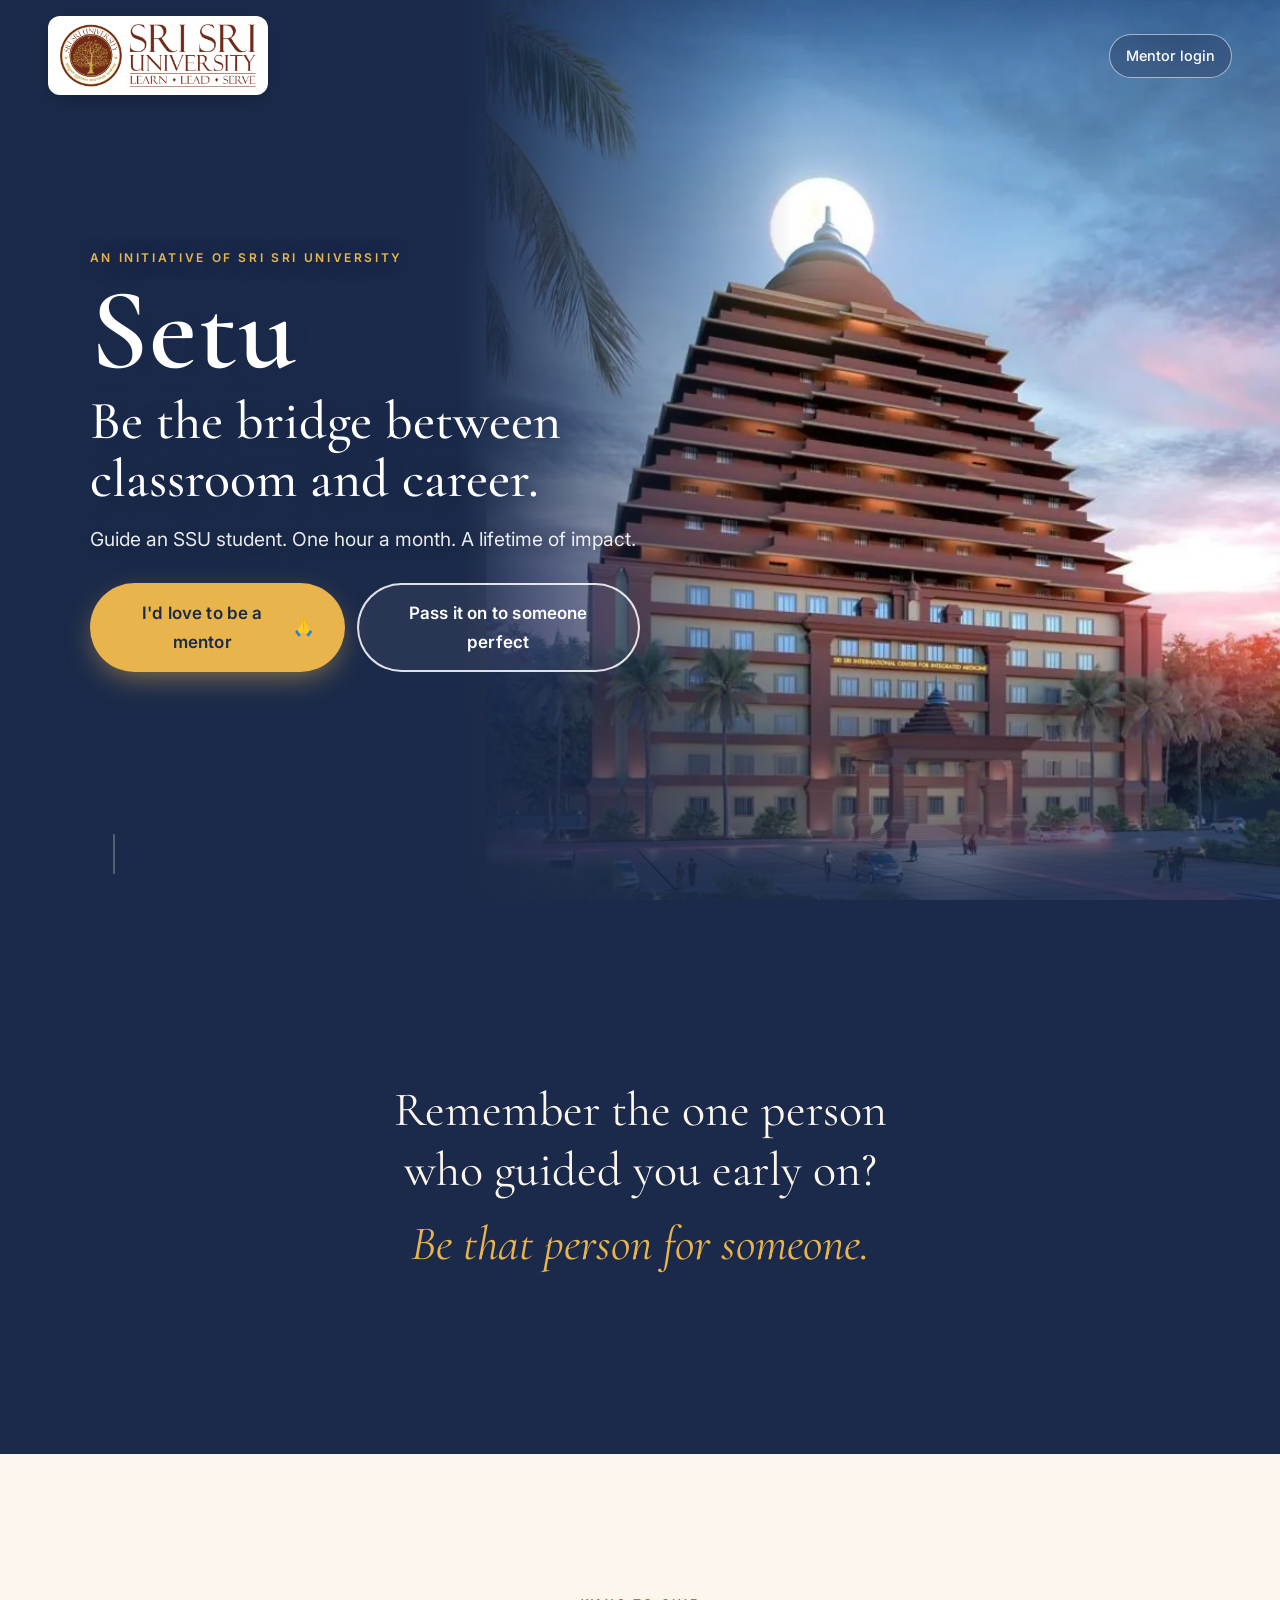
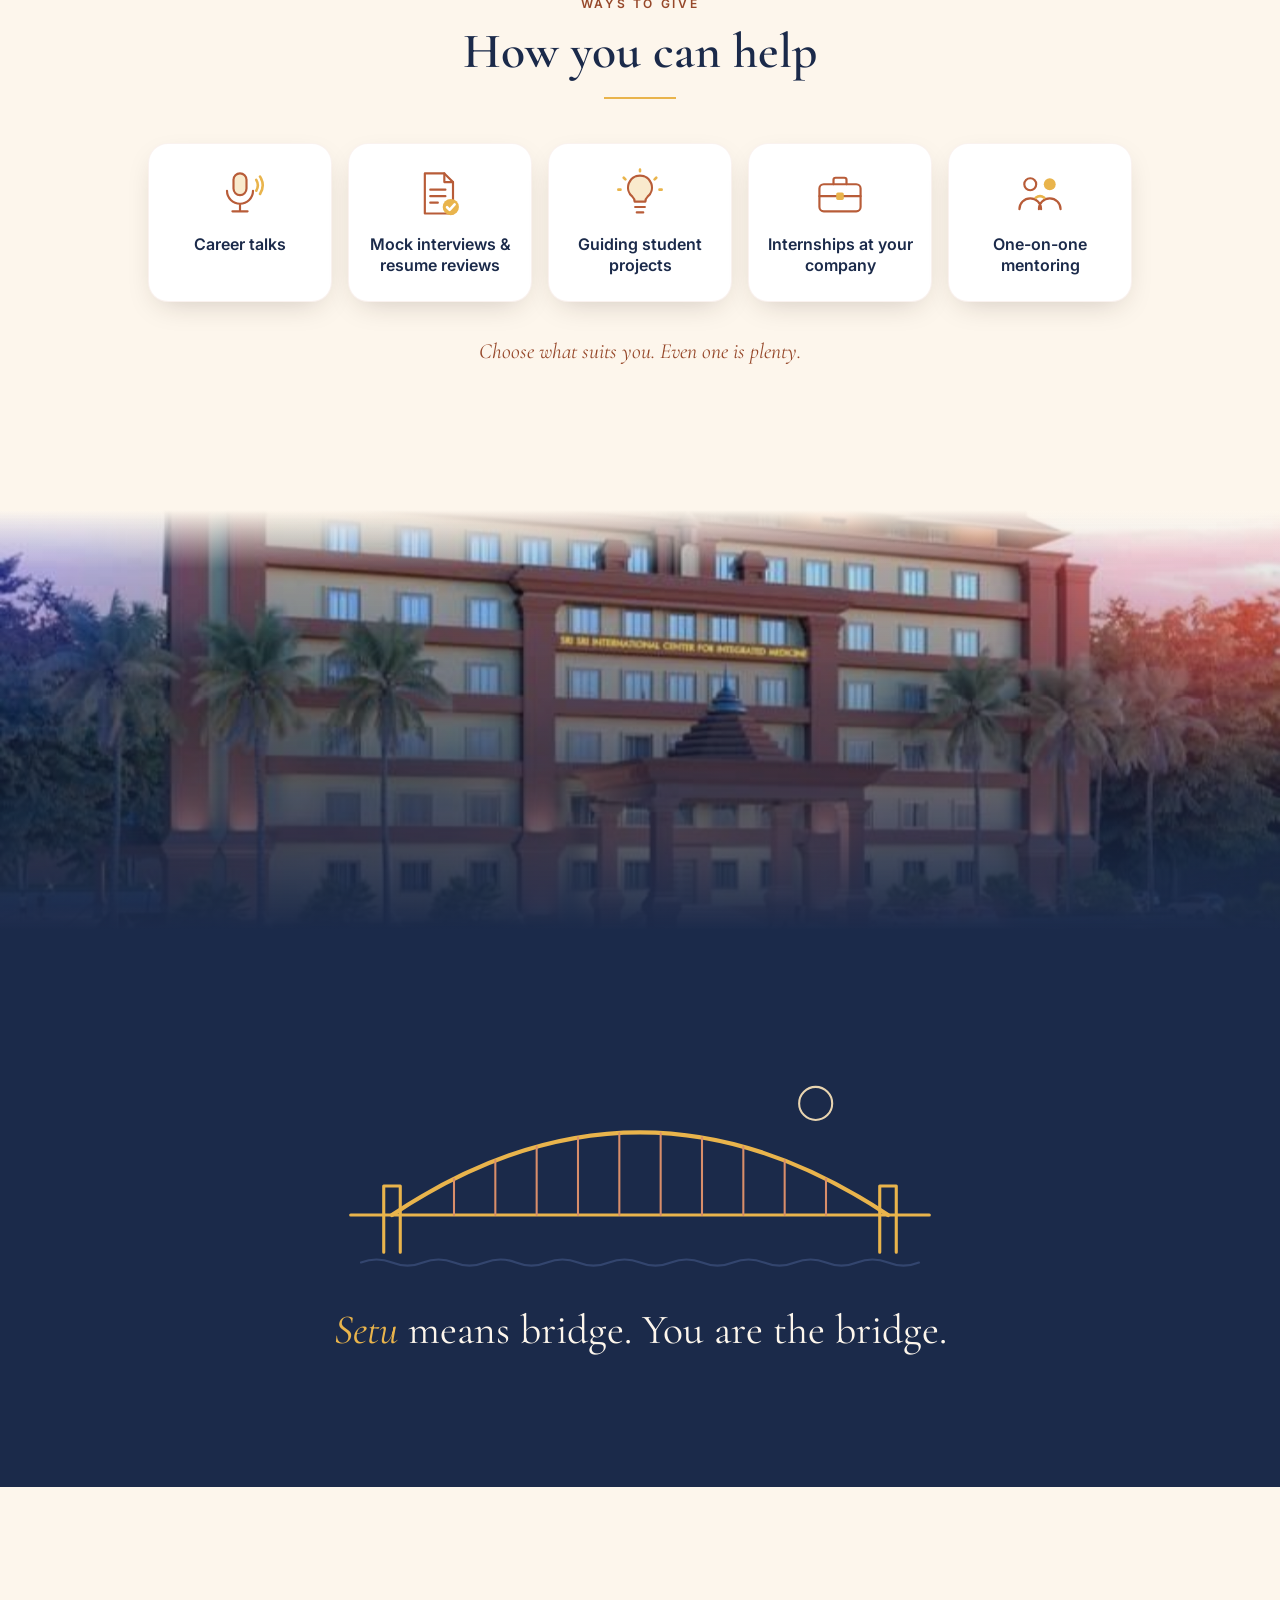
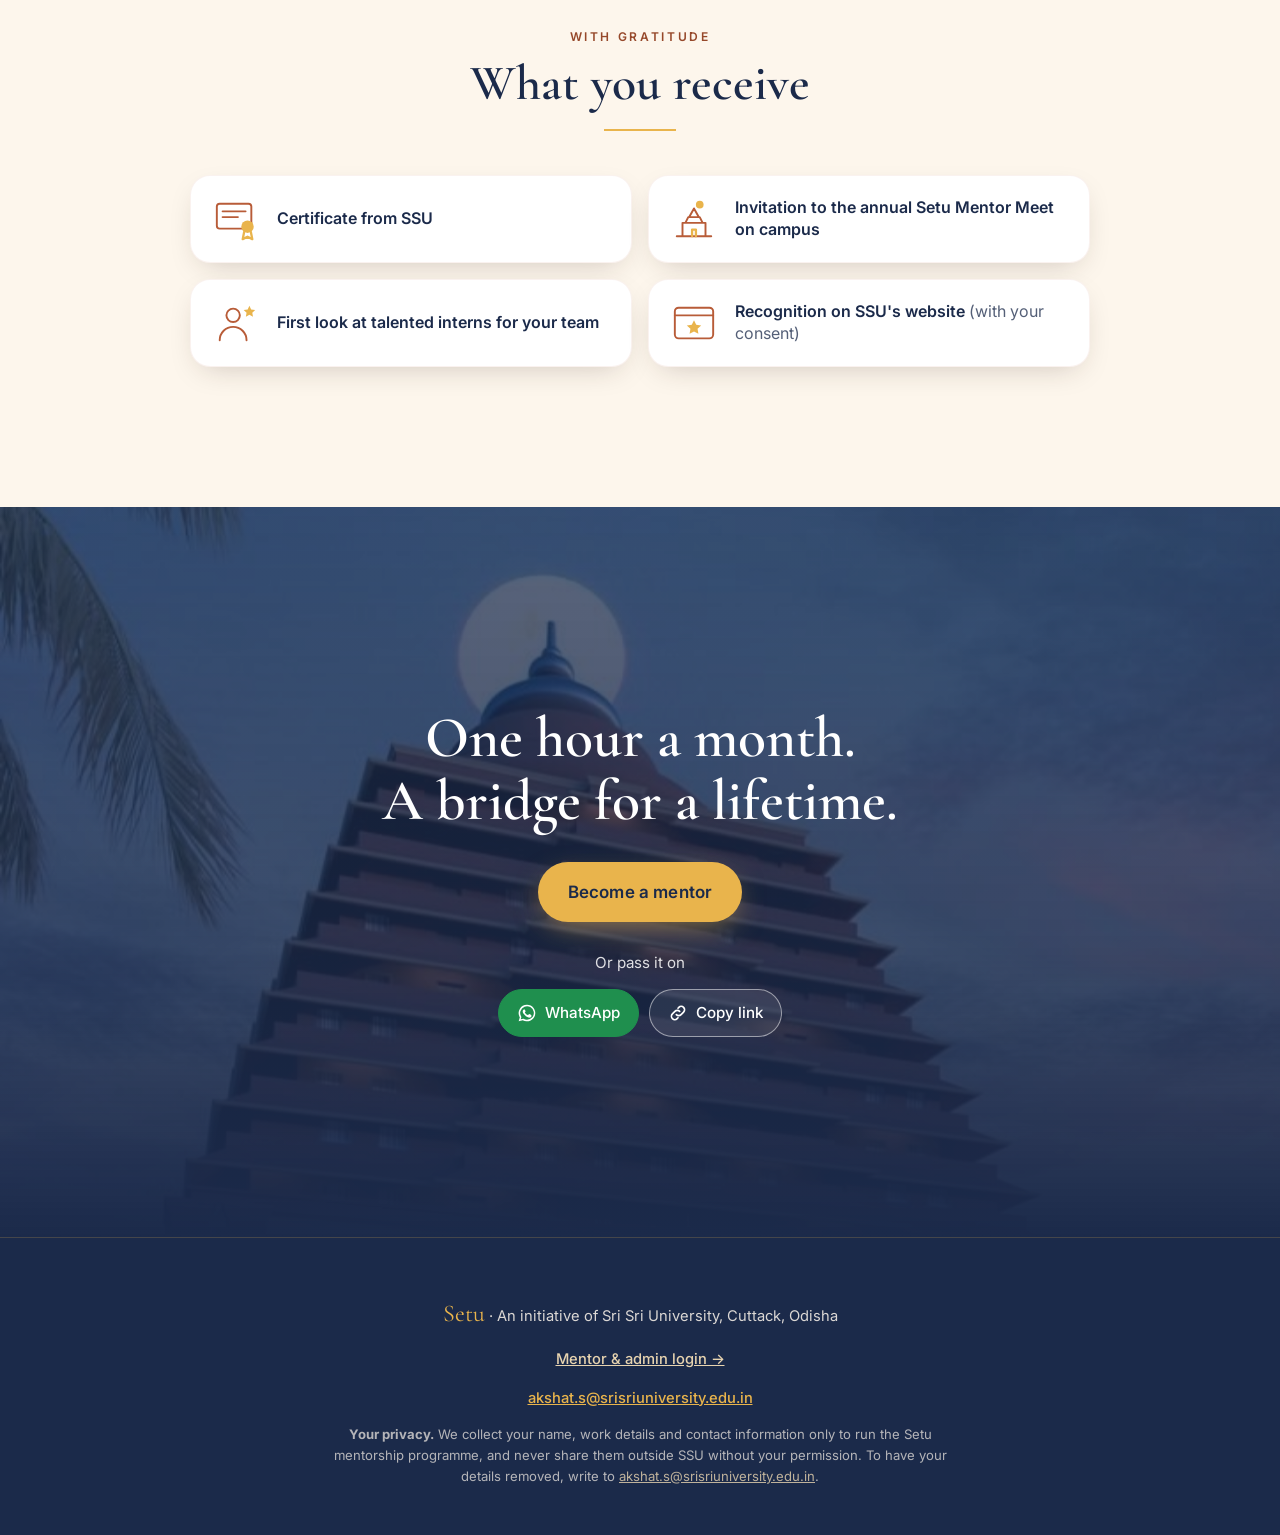
<file: index.html>
<!doctype html>
<html lang="en-IN">
<head>
  <meta charset="utf-8">
  <meta name="viewport" content="width=device-width, initial-scale=1, viewport-fit=cover">
  <title>Setu — Be the bridge between classroom and career</title>
  <meta name="description" content="Setu is Sri Sri University's industry mentorship initiative. Guide an SSU student — about one hour a month.">
  <meta name="theme-color" content="#1B2A4A">

  <!-- ============ Link previews (WhatsApp, LinkedIn, X/Twitter) ============
       Live site address. If the address changes, update it in the 3 tags below
       (and PAGE_URL in app.js) so WhatsApp can find the preview image. -->
  <meta property="og:type" content="website">
  <meta property="og:site_name" content="Setu · Sri Sri University">
  <meta property="og:title" content="Setu — Be the bridge between classroom and career">
  <meta property="og:description" content="Guide an SSU student. One hour a month. A lifetime of impact.">
  <meta property="og:url" content="https://setu-omega-nine.vercel.app/">
  <meta property="og:image" content="https://setu-omega-nine.vercel.app/assets/og-image.jpg">
  <meta property="og:image:width" content="1200">
  <meta property="og:image:height" content="630">
  <meta property="og:image:alt" content="Sri Sri University's stepped building at dusk with a full moon, and the words: Setu — Be the bridge between classroom and career.">
  <meta name="twitter:card" content="summary_large_image">
  <meta name="twitter:title" content="Setu — Be the bridge between classroom and career">
  <meta name="twitter:description" content="Guide an SSU student. One hour a month. A lifetime of impact.">
  <meta name="twitter:image" content="https://setu-omega-nine.vercel.app/assets/og-image.jpg">

  <link rel="icon" href="assets/favicon.svg" type="image/svg+xml">
  <link rel="apple-touch-icon" href="assets/og-image.jpg">

  <!-- Fonts: Cormorant Garamond (headings) + Inter (body) -->
  <link rel="preconnect" href="https://fonts.googleapis.com">
  <link rel="preconnect" href="https://fonts.gstatic.com" crossorigin>
  <link rel="stylesheet" href="https://fonts.googleapis.com/css2?family=Cormorant+Garamond:ital,wght@0,500;0,600;1,500&family=Inter:wght@400;500;600&display=swap">

  <!-- Start downloading the hero photo immediately -->
  <link rel="preload" as="image" href="assets/ssu-building.webp" type="image/webp">

  <link rel="stylesheet" href="style.css">
  <script>document.documentElement.classList.add('js');</script>
  <script src="config.js" defer></script>
  <script src="app.js" defer></script>
</head>
<body>

<a class="skip-link" href="#why">Skip to content</a>

<!-- =====================================================================
     HERO — the SSU building at dusk
     ===================================================================== -->
<header class="hero" id="top">
  <div class="hero__media" data-parallax="hero">
    <picture>
      <source srcset="assets/ssu-building.webp" type="image/webp">
      <img class="hero__img" src="assets/ssu-building.jpg" width="724" height="1024"
           alt="Sri Sri University's stepped, pyramid-shaped building at dusk, a full moon rising behind its dome, lit palms around a glowing forecourt"
           fetchpriority="high" decoding="async">
    </picture>
    <div class="hero__moon-glow" aria-hidden="true"></div>
  </div>
  <div class="hero__scrim" aria-hidden="true"></div>

  <div class="hero__top">
    <img class="logo" src="assets/ssu-logo.png" width="640" height="206" alt="Sri Sri University">
    <a class="login-link" href="portal.html">Mentor login</a>
  </div>

  <div class="hero__content">
    <p class="eyebrow">An initiative of Sri Sri University</p>
    <h1 class="hero__title words">Setu</h1>
    <p class="hero__sub words">Be the bridge between classroom and career.</p>
    <p class="hero__line fade-late">Guide an SSU student. One hour a month. A lifetime of&nbsp;impact.</p>

    <div class="hero__actions fade-late">
      <button type="button" class="btn btn--gold btn--glow" data-open-form>I'd love to be a mentor <span aria-hidden="true">🙏</span></button>
      <button type="button" class="btn btn--ghost" data-open-share>Pass it on to someone perfect</button>
    </div>

    <!-- Live counter: stays hidden unless the Google Sheet reports 10 or more mentors -->
    <p class="counter" id="counter" hidden>
      <span aria-hidden="true">✨</span> <strong class="counter__num" id="counterNum">0</strong> mentors have joined Setu
    </p>
  </div>

  <a class="scroll-cue" href="#why" aria-label="Scroll down to learn more">
    <span class="scroll-cue__line" aria-hidden="true"></span>
  </a>
</header>

<main>

  <!-- ============ WHY YOU ============ -->
  <section class="why section--dark" id="why" tabindex="-1">
    <p class="why__quote reveal">Remember the one person who guided you early on? <em>Be that person for someone.</em></p>
  </section>

  <!-- ============ HOW YOU CAN HELP ============ -->
  <section class="help section--cream" aria-labelledby="help-title">
    <div class="wrap">
      <p class="label reveal">Ways to give</p>
      <h2 class="heading rule reveal" id="help-title">How you can help</h2>

      <ul class="cards cards--help" data-stagger>
        <li class="card reveal">
          <svg class="icon" viewBox="0 0 48 48" aria-hidden="true">
            <rect x="18" y="5" width="12" height="20" rx="6" class="i-fill"/>
            <rect x="18" y="5" width="12" height="20" rx="6"/>
            <path d="M12 21a12 12 0 0 0 24 0M24 33v7M17 40h14"/>
            <path d="M39 11q3 5 0 10M42.5 8q5 8 0 16" class="i-gold"/>
          </svg>
          <h3>Career talks</h3>
        </li>
        <li class="card reveal">
          <svg class="icon" viewBox="0 0 48 48" aria-hidden="true">
            <path d="M10 5h18l8 8v29H10z"/>
            <path d="M28 5v8h8M15 20h14M15 26h14M15 32h7"/>
            <circle cx="34" cy="36" r="7.5" class="i-fill-solid"/>
            <path d="M30.5 36.2l2.4 2.4 4.6-5" class="i-cream"/>
          </svg>
          <h3>Mock interviews &amp; resume reviews</h3>
        </li>
        <li class="card reveal">
          <svg class="icon" viewBox="0 0 48 48" aria-hidden="true">
            <path d="M24 7a11 11 0 0 1 7 19.5c-1.6 1.4-2 2.6-2 4.5H19c0-1.9-.4-3.1-2-4.5A11 11 0 0 1 24 7z" class="i-fill"/>
            <path d="M24 7a11 11 0 0 1 7 19.5c-1.6 1.4-2 2.6-2 4.5H19c0-1.9-.4-3.1-2-4.5A11 11 0 0 1 24 7z"/>
            <path d="M19.5 36h9M21 41h6"/>
            <path d="M24 1.5v1.5M9 9l1.5 1.5M39 9l-1.5 1.5M4 20h2M42 20h2" class="i-gold"/>
          </svg>
          <h3>Guiding student projects</h3>
        </li>
        <li class="card reveal">
          <svg class="icon" viewBox="0 0 48 48" aria-hidden="true">
            <rect x="5" y="15" width="38" height="25" rx="4"/>
            <path d="M18 15v-4a2 2 0 0 1 2-2h8a2 2 0 0 1 2 2v4M5 26h38"/>
            <rect x="20.5" y="22.5" width="7" height="7" rx="1.5" class="i-fill-solid"/>
          </svg>
          <h3>Internships at your company</h3>
        </li>
        <li class="card reveal">
          <svg class="icon" viewBox="0 0 48 48" aria-hidden="true">
            <circle cx="15" cy="15" r="5.5"/>
            <circle cx="33" cy="15" r="5.5" class="i-fill-solid"/>
            <path d="M5 38a10 10 0 0 1 20 0M23 38a10 10 0 0 1 20 0"/>
            <path d="M20 27.5q4-3 8 0" class="i-gold"/>
          </svg>
          <h3>One-on-one mentoring</h3>
        </li>
      </ul>

      <p class="caption reveal">Choose what suits you. Even one is plenty.</p>
    </div>
  </section>

  <!-- ============ PHOTO DIVIDER (the building recurs) ============ -->
  <div class="band band--divider" aria-hidden="true">
    <img class="band__img" data-parallax="band" src="assets/ssu-building.jpg" alt="" loading="lazy" decoding="async" width="724" height="1024">
  </div>

  <!-- ============ BRIDGE MOTIF ============ -->
  <section class="bridge section--dark" aria-labelledby="bridge-line">
    <svg class="bridge__svg" viewBox="0 0 600 210" role="img" aria-label="A hand-drawn bridge arching over water">
      <circle class="draw draw--moon" cx="470" cy="42" r="16" pathLength="1"/>
      <path class="draw" pathLength="1" d="M20 150H580"/>
      <path class="draw draw--arch" pathLength="1" d="M60 150Q300-10 540 150"/>
      <path class="draw draw--thin" pathLength="1"
            d="M120 150V115M160 150V97M200 150V84M240 150V75M280 150V71M320 150V71M360 150V75M400 150V84M440 150V97M480 150V115"/>
      <path class="draw" pathLength="1" d="M52 186V122h16v64M532 186V122h16v64"/>
      <path class="draw draw--water" pathLength="1" d="M30 196q15-6 30 0t30 0 30 0 30 0 30 0 30 0 30 0 30 0 30 0 30 0 30 0 30 0 30 0 30 0 30 0 30 0 30 0 30 0"/>
    </svg>
    <p class="bridge__line reveal" id="bridge-line"><em>Setu</em> means bridge. You are the bridge.</p>
  </section>

  <!-- ============ WHAT YOU RECEIVE ============ -->
  <section class="receive section--cream" aria-labelledby="receive-title">
    <div class="wrap">
      <p class="label reveal">With gratitude</p>
      <h2 class="heading rule reveal" id="receive-title">What you receive</h2>

      <ul class="cards cards--receive" data-stagger>
        <li class="card card--row reveal">
          <svg class="icon" viewBox="0 0 48 48" aria-hidden="true">
            <rect x="4" y="8" width="36" height="26" rx="3"/>
            <path d="M10 16h24M10 22h16"/>
            <circle cx="36" cy="32" r="6.5" class="i-fill-solid"/>
            <path d="M32.5 37.5L31 45l5-2.5 5 2.5-1.5-7.5" class="i-gold"/>
          </svg>
          <h3>Certificate from SSU</h3>
        </li>
        <li class="card card--row reveal">
          <svg class="icon" viewBox="0 0 48 48" aria-hidden="true">
            <circle cx="30" cy="9" r="4" class="i-fill-solid"/>
            <path d="M6 42h36M12 42V28h24v14M15 28l3-6h12l3 6M19 22l5-9 5 9"/>
            <path d="M22 42v-7h4v7" class="i-gold"/>
          </svg>
          <h3>Invitation to the annual Setu Mentor Meet on campus</h3>
        </li>
        <li class="card card--row reveal">
          <svg class="icon" viewBox="0 0 48 48" aria-hidden="true">
            <circle cx="21" cy="16" r="7"/>
            <path d="M7 42a14 14 0 0 1 28 0"/>
            <path d="M38 6l1.8 3.8 4.2.6-3 2.9.7 4.1-3.7-2-3.7 2 .7-4.1-3-2.9 4.2-.6z" class="i-fill-solid"/>
          </svg>
          <h3>First look at talented interns for your team</h3>
        </li>
        <li class="card card--row reveal">
          <svg class="icon" viewBox="0 0 48 48" aria-hidden="true">
            <rect x="4" y="8" width="40" height="32" rx="4"/>
            <path d="M4 16h40"/>
            <path d="M24 21l2.3 4.7 5.2.8-3.8 3.6.9 5.1-4.6-2.4-4.6 2.4.9-5.1-3.8-3.6 5.2-.8z" class="i-fill-solid"/>
          </svg>
          <h3>Recognition on SSU's website <span class="muted">(with your consent)</span></h3>
        </li>
      </ul>
    </div>
  </section>

  <!-- ============ CLOSING CALL TO ACTION ============ -->
  <section class="band band--cta" aria-labelledby="cta-title">
    <img class="band__img" data-parallax="band" src="assets/ssu-building.jpg" alt="" loading="lazy" decoding="async" width="724" height="1024">
    <div class="band__inner">
      <h2 class="cta__title reveal" id="cta-title">One hour a month.<br>A bridge for a lifetime.</h2>
      <button type="button" class="btn btn--gold btn--glow reveal" data-open-form>Become a mentor</button>
      <div class="share-row reveal" data-share-row>
        <p class="share-row__label">Or pass it on</p>
        <!-- buttons are filled in by app.js (see renderShareRows) -->
      </div>
    </div>
  </section>
</main>

<!-- ============ FOOTER ============ -->
<footer class="footer">
  <div class="wrap">
    <p class="footer__brand"><span class="serif">Setu</span> · An initiative of Sri Sri University, Cuttack, Odisha</p>
    <p><a class="footer__portal" href="portal.html">Mentor &amp; admin login →</a></p>
    <p><a class="footer__mail" data-contact-email href="mailto:setu@srisriuniversity.edu.in">setu@srisriuniversity.edu.in</a></p>
    <p class="footer__privacy">
      <strong>Your privacy.</strong> We collect your name, work details and contact information only to run the Setu mentorship programme, and never share them outside SSU without your permission.
      To have your details removed, write to <a data-contact-email href="mailto:setu@srisriuniversity.edu.in">setu@srisriuniversity.edu.in</a>.
    </p>
  </div>
</footer>

<!-- =====================================================================
     SHARE SHEET (opened by "Pass it on to someone perfect")
     ===================================================================== -->
<div class="sheet" id="shareSheet" role="dialog" aria-modal="true" aria-labelledby="shareSheetTitle" hidden>
  <div class="sheet__backdrop" data-close-sheet></div>
  <div class="sheet__panel">
    <button type="button" class="icon-btn sheet__close" data-close-sheet aria-label="Close">
      <svg viewBox="0 0 24 24" aria-hidden="true"><path d="M6 6l12 12M18 6L6 18"/></svg>
    </button>
    <h2 class="sheet__title" id="shareSheetTitle">Know someone perfect?</h2>
    <p class="sheet__text">Send them the invitation — they'll fill it in themselves.</p>
    <div class="share-row" data-share-row></div>
  </div>
</div>

<!-- =====================================================================
     THE FORM — full-screen overlay, one question per screen.
     The questions themselves live in app.js (QUESTIONS) so wording is easy to change.
     ===================================================================== -->
<div class="form-overlay" id="formOverlay" role="dialog" aria-modal="true" aria-labelledby="formTitle" hidden>
  <div class="form-overlay__bg" aria-hidden="true"></div>

  <div class="form-top">
    <div class="progress" aria-hidden="true"><div class="progress__bar" id="progressBar"></div></div>
    <div class="form-top__row">
      <p class="form-top__milestone" id="milestone"></p>
      <button type="button" class="icon-btn icon-btn--light" id="closeForm" aria-label="Close the form (your answers are saved)">
        <svg viewBox="0 0 24 24" aria-hidden="true"><path d="M6 6l12 12M18 6L6 18"/></svg>
      </button>
    </div>
  </div>

  <h2 class="visually-hidden" id="formTitle">Become a Setu mentor</h2>
  <p class="visually-hidden" aria-live="polite" id="stepAnnouncer"></p>

  <form class="form" id="mentorForm" novalidate>
    <!-- Honeypot: invisible to people, bots fill it in. Leave empty. -->
    <div class="hp" aria-hidden="true">
      <label for="website">Website</label>
      <input type="text" id="website" name="website" tabindex="-1" autocomplete="off">
    </div>

    <div class="steps" id="steps"><!-- filled by app.js --></div>

    <div class="form-nav" id="formNav">
      <button type="button" class="btn btn--text" id="backBtn">← Back</button>
      <button type="button" class="btn btn--gold" id="nextBtn">Next →</button>
    </div>
    <p class="form-hint" id="enterHint">press <kbd>Enter ↵</kbd></p>
  </form>

  <!-- Thank-you screen -->
  <section class="thanks" id="thanks" hidden aria-labelledby="thanksTitle" tabindex="-1">
    <canvas class="confetti" id="confetti" aria-hidden="true"></canvas>
    <div class="thanks__inner">
      <svg class="thanks__bridge" viewBox="0 0 120 50" aria-hidden="true">
        <path d="M6 40Q60 0 114 40M2 40h116M30 40V24M60 40V19M90 40V24"/>
      </svg>
      <h2 class="thanks__title" id="thanksTitle">Welcome to the Setu family, <span data-first-name>friend</span>! <span aria-hidden="true">🙏</span></h2>
      <p class="thanks__text">You've just become someone's bridge. Our team will reach out soon.</p>
      <p class="demo-note" id="demoNote" hidden>Demo mode: <code>SCRIPT_URL</code> isn't set in app.js yet, so this answer was <strong>not</strong> saved to the Google Sheet.</p>

      <figure class="badge">
        <img id="badgeImg" alt="Your Setu Mentor badge" width="1080" height="1080">
        <figcaption class="visually-hidden">A square badge with the SSU building at dusk, a gold bridge and your name.</figcaption>
      </figure>
      <div class="badge__actions">
        <a class="btn btn--gold" id="downloadBadge" download="setu-mentor-badge.png" href="#">Download badge</a>
        <button type="button" class="btn btn--ghost" id="shareBadge">Share</button>
      </div>

      <div class="thanks__share">
        <p class="share-row__label">Know another professional who'd love this?</p>
        <div class="share-row" data-share-row></div>
      </div>
      <button type="button" class="btn btn--text btn--text-light" data-close-form>Back to the page</button>
    </div>
  </section>
</div>

<!-- Small "Copied! ✓" style notices -->
<div class="toast" id="toast" role="status" aria-live="polite"></div>

<noscript>
  <p class="noscript">Please enable JavaScript to fill in the Setu mentor form.</p>
</noscript>
</body>
</html>
</file>
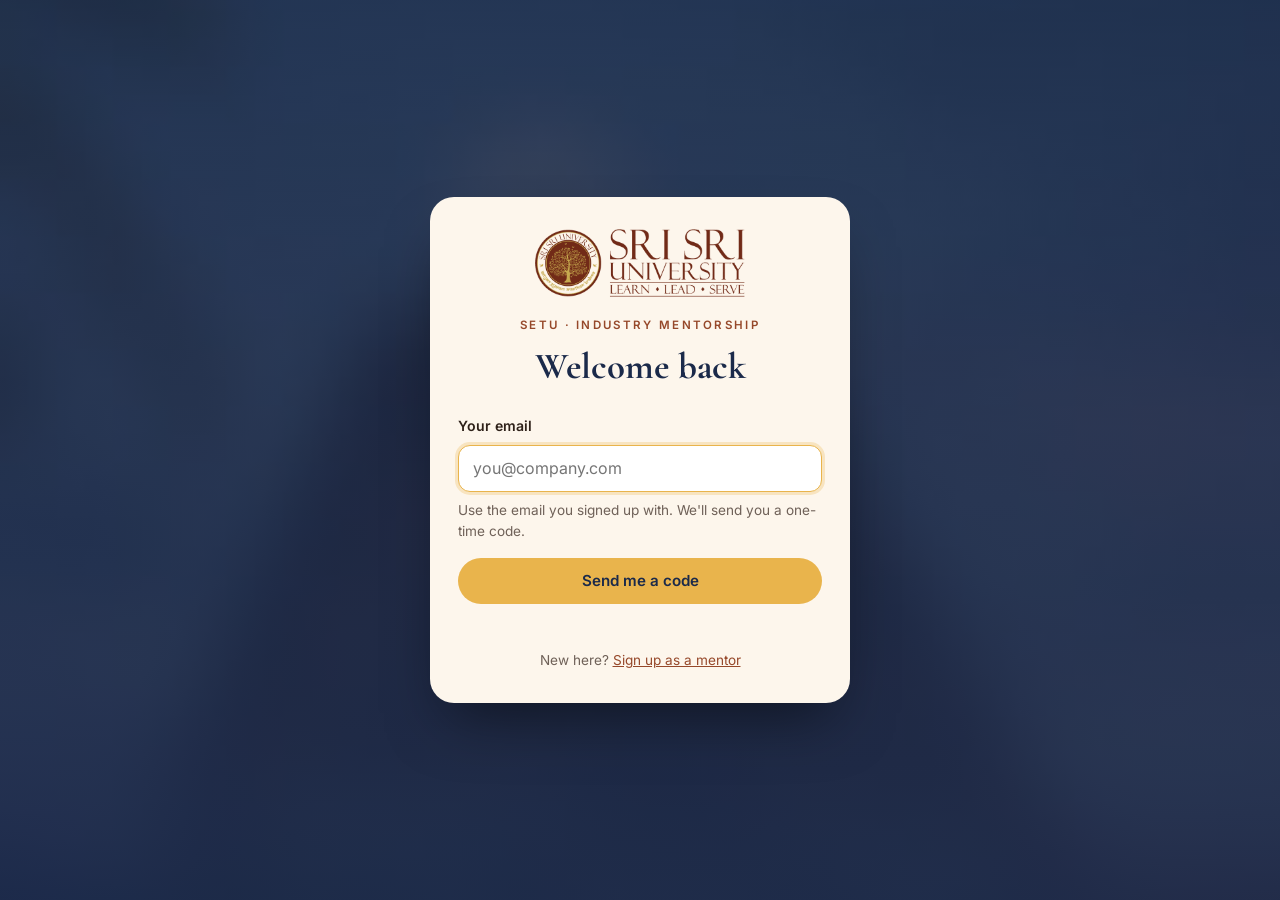
<file: portal.html>
<!doctype html>
<html lang="en-IN">
<head>
  <meta charset="utf-8">
  <meta name="viewport" content="width=device-width, initial-scale=1, viewport-fit=cover">
  <title>Setu Portal · Sri Sri University</title>
  <meta name="description" content="Setu mentor and admin dashboard — Sri Sri University industry mentorship.">
  <meta name="robots" content="noindex">
  <meta name="theme-color" content="#1B2A4A">
  <link rel="icon" href="assets/favicon.svg" type="image/svg+xml">
  <link rel="preconnect" href="https://fonts.googleapis.com">
  <link rel="preconnect" href="https://fonts.gstatic.com" crossorigin>
  <link rel="stylesheet" href="https://fonts.googleapis.com/css2?family=Cormorant+Garamond:ital,wght@0,500;0,600;1,500&family=Inter:wght@400;500;600&display=swap">
  <link rel="stylesheet" href="portal.css">
  <script src="config.js" defer></script>
  <script src="portal.js" defer></script>
</head>
<body>

<!-- =====================================================================
     SIGN IN — email → 6-digit code (no passwords)
     ===================================================================== -->
<section class="login" id="login" hidden>
  <div class="login__card">
    <img class="login__logo" src="assets/ssu-logo.png" width="640" height="206" alt="Sri Sri University">
    <p class="eyebrow">Setu · Industry mentorship</p>
    <h1 class="login__title">Welcome back</h1>

    <form id="emailForm" class="login__form" novalidate>
      <label class="field__label" for="loginEmail">Your email</label>
      <input class="input" id="loginEmail" type="email" autocomplete="email" inputmode="email" placeholder="you@company.com" required>
      <p class="login__hint">Use the email you signed up with. We'll send you a one-time code.</p>
      <button class="btn btn--gold btn--block" type="submit">Send me a code</button>
    </form>

    <form id="codeForm" class="login__form" novalidate hidden>
      <label class="field__label" for="loginCode">6-digit code</label>
      <input class="input input--code" id="loginCode" type="text" inputmode="numeric" autocomplete="one-time-code" maxlength="6" placeholder="••••••" required>
      <p class="login__hint" id="codeHint"></p>
      <button class="btn btn--gold btn--block" type="submit">Sign in</button>
      <div class="login__row">
        <button class="linkbtn" type="button" id="changeEmail">Use a different email</button>
        <button class="linkbtn" type="button" id="resendCode">Resend code</button>
      </div>
    </form>

    <p class="login__msg" id="loginMsg" role="alert"></p>
    <p class="login__foot">New here? <a href="./">Sign up as a mentor</a></p>
  </div>
</section>

<!-- =====================================================================
     THE APP — top bar, navigation, and the current view
     ===================================================================== -->
<div class="shell" id="shell" hidden>
  <header class="topbar">
    <a class="topbar__brand" href="#/" aria-label="Setu portal home">
      <img src="assets/ssu-logo.png" width="640" height="206" alt="Sri Sri University" class="topbar__logo">
      <span class="topbar__name">Setu <span>Portal</span></span>
    </a>
    <div class="topbar__right">
      <div class="switch" id="modeSwitch" hidden role="group" aria-label="Dashboard">
        <a href="#/home" data-mode="mentor">Mentor</a>
        <a href="#/admin" data-mode="admin">Admin</a>
      </div>
      <button class="avatar-btn" id="userBtn" type="button" aria-haspopup="true" aria-expanded="false">
        <span class="avatar" id="userAvatar"></span>
      </button>
      <div class="usermenu" id="userMenu" hidden>
        <p class="usermenu__name" id="userName"></p>
        <p class="usermenu__email" id="userEmail"></p>
        <button class="btn btn--line btn--block" type="button" id="logoutBtn">Sign out</button>
      </div>
    </div>
  </header>

  <div class="acting" id="actingBar" hidden></div>

  <nav class="nav" id="nav" aria-label="Main"></nav>
  <main class="view" id="view" tabindex="-1" aria-live="polite"></main>
</div>

<!-- Pop-up form used for scheduling, projects, students… -->
<dialog class="modal" id="modal" aria-labelledby="modalTitle">
  <form class="modal__form" id="modalForm" novalidate>
    <header class="modal__head">
      <h2 id="modalTitle"></h2>
      <button type="button" class="iconbtn" data-close-modal aria-label="Close">
        <svg viewBox="0 0 24 24" aria-hidden="true"><path d="M6 6l12 12M18 6L6 18"/></svg>
      </button>
    </header>
    <div class="modal__body" id="modalBody"></div>
    <p class="modal__error" id="modalError" role="alert" hidden></p>
    <footer class="modal__foot">
      <button type="button" class="btn btn--line" data-close-modal>Cancel</button>
      <button type="submit" class="btn btn--gold" id="modalSubmit">Save</button>
    </footer>
  </form>
</dialog>

<div class="toast" id="toast" role="status" aria-live="polite"></div>
<noscript><p style="padding:24px;text-align:center">Please enable JavaScript to use the Setu portal.</p></noscript>
</body>
</html>
</file>
<file: style.css>
/* =====================================================================
   SETU — Industry Mentor Portal · Sri Sri University
   ---------------------------------------------------------------------
   ALL COLOURS LIVE HERE. Change a value below and the whole page follows.
   (Palette taken from the campus photo — see ASSUMPTIONS.md.)
   ===================================================================== */
:root {
  --terracotta:    #B85C38;  /* building facade — primary brand */
  --terracotta-lt: #D98E6A;
  --terracotta-dk: #96482A;  /* darker shade, used for small text on cream (AA contrast) */
  --maroon:        #6F2816;  /* from the SSU logo */
  --sandstone:     #E8D4B0;  /* building base / cream */
  --cream:         #FDF6EC;  /* page background */
  --twilight:      #1B2A4A;  /* dusk sky — dark sections, footer */
  --twilight-lt:   #33456E;
  --gold:          #E9B44C;  /* moon glow — accents, CTAs, highlights */
  --leaf:          #5C7A52;  /* palms — secondary accent */
  --ink:           #2E2119;  /* body text */

  /* Type */
  --serif: "Cormorant Garamond", "Lora", Georgia, "Times New Roman", serif;
  --sans:  "Inter", "Nunito Sans", system-ui, -apple-system, "Segoe UI", Roboto, sans-serif;

  /* Motion — elegant and slow, never bouncy */
  --ease: cubic-bezier(0.22, 1, 0.36, 1);
  --dur: 800ms;

  /* Shape */
  --radius: 20px;
  --shadow: 0 10px 30px -12px rgba(46, 33, 25, 0.25);
  --shadow-lift: 0 22px 40px -16px rgba(184, 92, 56, 0.45);
  --gutter: clamp(20px, 5vw, 48px);
}

/* ---------- Base ---------- */
*, *::before, *::after { box-sizing: border-box; }
html { -webkit-text-size-adjust: 100%; scroll-behavior: smooth; }
body {
  margin: 0;
  font-family: var(--sans);
  font-size: 1.0625rem;
  line-height: 1.65;
  color: var(--ink);
  background: var(--cream);
  -webkit-font-smoothing: antialiased;
  overflow-x: hidden;
}
body.is-locked { overflow: hidden; }
img, svg, canvas { display: block; max-width: 100%; }
h1, h2, h3 { margin: 0; font-weight: 600; }
p { margin: 0; }
a { color: inherit; }
button { font: inherit; color: inherit; }
[hidden] { display: none !important; }
.serif { font-family: var(--serif); }
.muted { opacity: .75; font-weight: 400; }

:focus-visible { outline: 3px solid var(--gold); outline-offset: 3px; border-radius: 6px; }

.visually-hidden {
  position: absolute !important; width: 1px; height: 1px; overflow: hidden;
  clip: rect(0 0 0 0); clip-path: inset(50%); white-space: nowrap;
}
.skip-link {
  position: absolute; left: 12px; top: -60px; z-index: 300;
  background: var(--gold); color: var(--twilight); padding: 10px 16px; border-radius: 10px;
  font-weight: 600; text-decoration: none;
}
.skip-link:focus { top: 12px; }

.wrap { width: 100%; max-width: 1080px; margin: 0 auto; padding: 0 var(--gutter); }

/* ---------- Buttons ---------- */
.btn {
  display: inline-flex; align-items: center; justify-content: center; gap: .5em;
  min-height: 52px; padding: 14px 28px;
  border-radius: 999px; border: 2px solid transparent;
  font-weight: 600; font-size: 1.0625rem; letter-spacing: .01em;
  text-decoration: none; cursor: pointer;
  transition: transform 500ms var(--ease), box-shadow 500ms var(--ease), background-color 400ms var(--ease), opacity 300ms;
  -webkit-tap-highlight-color: transparent;
}
.btn:active { transform: scale(.97); }
.btn[disabled], .btn[aria-disabled="true"] { opacity: .45; cursor: not-allowed; }
.btn--gold { background: var(--gold); color: var(--twilight); }
.btn--gold:hover { background: #F1C366; }
.btn--glow { box-shadow: 0 0 0 0 rgba(233, 180, 76, .55), 0 10px 30px -8px rgba(233, 180, 76, .6); animation: glow 3.2s var(--ease) infinite; }
@keyframes glow {
  0%, 100% { box-shadow: 0 0 0 0 rgba(233,180,76,.45), 0 10px 30px -8px rgba(233,180,76,.55); }
  50%      { box-shadow: 0 0 0 10px rgba(233,180,76,0), 0 14px 40px -6px rgba(233,180,76,.75); }
}
.btn--ghost { background: rgba(255,255,255,.06); color: #fff; border-color: rgba(255,255,255,.85); backdrop-filter: blur(4px); -webkit-backdrop-filter: blur(4px); }
.btn--ghost:hover { background: rgba(255,255,255,.16); }
.btn--text { background: none; min-height: 48px; padding: 10px 14px; color: #fff; opacity: .85; }
.btn--text:hover { opacity: 1; }

.icon-btn {
  display: inline-grid; place-items: center; width: 48px; height: 48px;
  border-radius: 50%; border: 0; background: rgba(27,42,74,.08); cursor: pointer;
}
.icon-btn svg { width: 22px; height: 22px; fill: none; stroke: currentColor; stroke-width: 2; stroke-linecap: round; }
.icon-btn--light { background: rgba(255,255,255,.12); color: #fff; }

/* ---------- Labels & headings ---------- */
.eyebrow, .label {
  font-size: .75rem; font-weight: 600; letter-spacing: .22em; text-transform: uppercase;
}
.label { color: var(--terracotta-dk); text-align: center; margin-bottom: 10px; }
.heading {
  font-family: var(--serif); font-size: clamp(2rem, 6vw, 3.1rem); line-height: 1.1;
  text-align: center; color: var(--twilight);
}
/* Thin gold rule that draws itself left → right */
.rule::after {
  content: ""; display: block; width: 72px; height: 2px; margin: 18px auto 0;
  background: var(--gold); transform: scaleX(0); transform-origin: left center;
  transition: transform 1100ms var(--ease) 250ms;
}
.rule.is-visible::after, html:not(.js) .rule::after { transform: scaleX(1); }

/* =====================================================================
   HERO
   ===================================================================== */
.hero {
  position: relative; isolation: isolate;
  min-height: 100vh;          /* fallback for old browsers */
  min-height: 100svh;         /* mobile-safe: ignores browser chrome */
  display: flex; flex-direction: column; justify-content: flex-end;
  color: #fff; overflow: hidden;
  background: var(--twilight) url("assets/ssu-building-blur.jpg") 45% 0 / cover no-repeat; /* instant blurred placeholder */
}
.hero__media {
  position: absolute; inset: -2% 0 0 0; z-index: -2;  /* slightly taller for parallax room */
  will-change: transform;
  /* moon position (set precisely by app.js) */
  --moon-x: 50%; --moon-y: 26%; --moon-r: 40px;
}
.hero__img {
  width: 100%; height: 100%; object-fit: cover;
  object-position: 45% 22%;   /* keep the dome and moon in frame */
  transform-origin: var(--moon-x) var(--moon-y);  /* zoom around the moon */
  animation: kenburns 20s ease-in-out infinite alternate;
  opacity: 0; transition: opacity 900ms var(--ease);
}
.hero__img.is-loaded { opacity: 1; }
html:not(.js) .hero__img { opacity: 1; }
@keyframes kenburns { from { transform: scale(1); } to { transform: scale(1.08); } }

/* Soft pulsing moonlight */
.hero__moon-glow {
  position: absolute; left: var(--moon-x); top: var(--moon-y);
  width: calc(var(--moon-r) * 7); aspect-ratio: 1; translate: -50% -50%;
  border-radius: 50%; pointer-events: none; mix-blend-mode: screen;
  background: radial-gradient(circle, rgba(255,244,214,.55) 0%, rgba(233,180,76,.22) 28%, rgba(233,180,76,0) 62%);
  animation: moonPulse 6s ease-in-out infinite;
}
@keyframes moonPulse { 0%,100% { opacity: .55; scale: 1; } 50% { opacity: 1; scale: 1.12; } }

/* Twilight scrim so white text reads over the sky */
.hero__scrim {
  position: absolute; inset: 0; z-index: -1; pointer-events: none;
  background:
    linear-gradient(to top, rgba(27,42,74,.97) 0%, rgba(27,42,74,.88) 28%, rgba(27,42,74,.45) 55%, rgba(27,42,74,0) 78%),
    linear-gradient(to bottom, rgba(27,42,74,.45) 0%, rgba(27,42,74,0) 16%);
}

.hero__top {
  position: absolute; top: max(16px, env(safe-area-inset-top)); left: var(--gutter); right: var(--gutter);
  display: flex; align-items: center; justify-content: space-between; gap: 12px;
}
/* Official SSU logo — shown in its original colours on white, as on srisriuniversity.edu.in */
.logo {
  width: 168px; height: auto; padding: 8px 12px;
  background: #fff; border-radius: 12px;
  box-shadow: 0 6px 20px -8px rgba(0,0,0,.45);
}
.login-link {
  display: inline-flex; align-items: center; min-height: 44px; padding: 8px 16px; border-radius: 999px;
  color: #fff; font-size: .9rem; font-weight: 500; text-decoration: none;
  border: 1px solid rgba(255,255,255,.55); background: rgba(27,42,74,.35);
  backdrop-filter: blur(6px); -webkit-backdrop-filter: blur(6px);
}
.login-link:hover { background: rgba(27,42,74,.6); }

.hero__content {
  position: relative; text-align: center;
  padding: 0 var(--gutter) calc(88px + env(safe-area-inset-bottom));
  max-width: 760px; margin: 0 auto; width: 100%;
  text-shadow: 0 2px 18px rgba(27,42,74,.55);
}
.hero .eyebrow { color: var(--gold); margin-bottom: 8px; }
.hero__title {
  font-family: var(--serif); font-weight: 600; line-height: .95;
  font-size: clamp(4rem, 17vw, 8.5rem); letter-spacing: .01em;
}
.hero__sub {
  font-family: var(--serif); font-weight: 500;
  font-size: clamp(2rem, 7.4vw, 4.5rem); line-height: 1.08; margin-top: 6px;
  text-wrap: balance;
}
.hero__line { margin-top: 16px; font-size: clamp(1rem, 3.8vw, 1.2rem); color: rgba(255,255,255,.9); text-wrap: balance; }
.hero__actions { display: flex; flex-direction: column; gap: 12px; margin: 28px auto 0; max-width: 360px; }
.counter { margin-top: 18px; font-size: .95rem; color: rgba(255,255,255,.88); }
.counter__num { color: var(--gold); font-variant-numeric: tabular-nums; }

.scroll-cue {
  position: absolute; left: 50%; bottom: calc(18px + env(safe-area-inset-bottom)); translate: -50% 0;
  display: grid; place-items: center; width: 48px; height: 56px;
}
.scroll-cue__line { width: 2px; height: 40px; background: rgba(255,255,255,.25); position: relative; overflow: hidden; border-radius: 2px; }
.scroll-cue__line::after {
  content: ""; position: absolute; left: 0; top: -40%; width: 100%; height: 40%; background: var(--gold);
  animation: cue 2.4s var(--ease) infinite;
}
@keyframes cue { from { top: -40%; } to { top: 100%; } }

/* Word-by-word headline reveal (words wrapped in spans by app.js) */
.js .words .w {
  display: inline-block; opacity: 0; filter: blur(8px); transform: translateY(.35em);
  animation: wordIn 900ms var(--ease) forwards; animation-delay: calc(var(--wi) * 110ms + 250ms);
}
@keyframes wordIn { to { opacity: 1; filter: blur(0); transform: none; } }
.js .fade-late { opacity: 0; animation: fadeUp 900ms var(--ease) forwards 1.3s; }
.js .counter { animation: fadeUp 900ms var(--ease) both; }
@keyframes fadeUp { from { opacity: 0; transform: translateY(24px); } to { opacity: 1; transform: none; } }

/* =====================================================================
   SCROLL REVEAL — fade up 24px, 80ms stagger between siblings
   ===================================================================== */
.js .reveal {
  opacity: 0; transform: translateY(24px);
  transition: opacity var(--dur) var(--ease), transform var(--dur) var(--ease);
  transition-delay: calc(var(--i, 0) * 80ms);
}
.js .reveal.is-visible { opacity: 1; transform: none; }

/* =====================================================================
   SECTIONS
   ===================================================================== */
.section--dark { background: var(--twilight); color: var(--cream); }
.section--cream { background: var(--cream); }

.why { padding: clamp(96px, 18vw, 180px) var(--gutter); text-align: center; outline: none; }
.why__quote {
  font-family: var(--serif); font-size: clamp(1.75rem, 6vw, 3rem); line-height: 1.25;
  max-width: 820px; margin: 0 auto; text-wrap: balance;
}
.why__quote em { color: var(--gold); font-style: italic; display: block; margin-top: .3em; }

.help, .receive { padding: clamp(80px, 12vw, 140px) 0; }

.cards { list-style: none; margin: 44px 0 0; padding: 0; display: grid; gap: 16px; }
.cards--help { grid-template-columns: repeat(2, 1fr); }
.cards--help .card:last-child { grid-column: 1 / -1; }
.card {
  background: #fff; border-radius: var(--radius); box-shadow: var(--shadow);
  padding: 24px 18px; text-align: center;
  display: flex; flex-direction: column; align-items: center; gap: 14px;
  transition: transform 600ms var(--ease), box-shadow 600ms var(--ease), opacity var(--dur) var(--ease);
  border: 1px solid rgba(184,92,56,.08);
}
.card h3 { font-family: var(--sans); font-size: 1rem; font-weight: 600; line-height: 1.35; color: var(--twilight); }
.card:active { transform: translateY(-6px); box-shadow: var(--shadow-lift); }
@media (hover: hover) { .card:hover { transform: translateY(-6px); box-shadow: var(--shadow-lift); } }
.js .card.reveal.is-visible:hover { transform: translateY(-6px); }

/* Hand-drawn icons: terracotta line + gold accents */
.icon { width: 52px; height: 52px; fill: none; stroke: var(--terracotta); stroke-width: 2; stroke-linecap: round; stroke-linejoin: round; }
.icon .i-fill { fill: rgba(233,180,76,.28); stroke: none; }
.icon .i-fill-solid { fill: var(--gold); stroke: none; }
.icon .i-gold { stroke: var(--gold); stroke-width: 2.4; }
.icon .i-cream { stroke: #fff; stroke-width: 2.4; }

.caption {
  margin-top: 32px; text-align: center; font-family: var(--serif); font-style: italic;
  font-size: 1.35rem; color: var(--terracotta-dk);
}

.cards--receive { grid-template-columns: 1fr; max-width: 640px; margin-left: auto; margin-right: auto; }
.card--row { flex-direction: row; text-align: left; gap: 18px; padding: 20px 22px; }
.card--row .icon { flex: none; width: 46px; height: 46px; }

/* ---------- Bridge motif ---------- */
.bridge { padding: clamp(72px, 12vw, 130px) var(--gutter); text-align: center; }
.bridge__svg { width: 100%; max-width: 620px; margin: 0 auto; overflow: visible; }
.draw {
  fill: none; stroke: var(--gold); stroke-width: 3; stroke-linecap: round; stroke-linejoin: round;
  stroke-dasharray: 1; stroke-dashoffset: 1;
}
.draw--arch { stroke-width: 4; }
.draw--thin { stroke-width: 2; stroke: var(--terracotta-lt); }
.draw--water { stroke: var(--twilight-lt); stroke-width: 2; }
.draw--moon { stroke: var(--sandstone); stroke-width: 2; }
.bridge.is-drawn .draw { animation: draw 2.2s var(--ease) forwards; }
.bridge.is-drawn .draw:nth-child(1) { animation-delay: 1.6s; }
.bridge.is-drawn .draw:nth-child(2) { animation-delay: 0s; }
.bridge.is-drawn .draw:nth-child(3) { animation-delay: .35s; animation-duration: 2.6s; }
.bridge.is-drawn .draw:nth-child(4) { animation-delay: 1.1s; }
.bridge.is-drawn .draw:nth-child(5) { animation-delay: .2s; }
.bridge.is-drawn .draw:nth-child(6) { animation-delay: .9s; animation-duration: 3s; }
@keyframes draw { to { stroke-dashoffset: 0; } }
html:not(.js) .draw { stroke-dashoffset: 0; }
.bridge__line {
  margin-top: 28px; font-family: var(--serif); font-size: clamp(1.6rem, 5.4vw, 2.6rem); line-height: 1.25;
}
.bridge__line em { color: var(--gold); }

/* ---------- Photo bands (divider + closing CTA) ---------- */
.band { position: relative; overflow: hidden; isolation: isolate; background: var(--twilight); }
.band__img {
  position: absolute; left: 0; width: 100%; top: -15%; height: 130%;
  object-fit: cover; z-index: -2; will-change: transform;
}
.band::after { content: ""; position: absolute; inset: 0; z-index: -1; }
.band--divider { height: clamp(220px, 46vw, 420px); }
.band--divider .band__img { object-position: 50% 78%; }   /* forecourt, palms and lights */
.band--divider::after {
  background: linear-gradient(to bottom, rgba(253,246,236,0) 0%, rgba(27,42,74,.35) 50%, var(--twilight) 100%),
              linear-gradient(to bottom, var(--cream) 0%, rgba(253,246,236,0) 14%);
}
.band--cta { padding: clamp(110px, 20vw, 200px) var(--gutter); text-align: center; color: #fff; }
.band--cta .band__img { object-position: 50% 30%; filter: saturate(1.05); }
.band--cta::after { background: linear-gradient(to bottom, rgba(27,42,74,.72), rgba(27,42,74,.82) 60%, var(--twilight)); }
.band__inner { max-width: 640px; margin: 0 auto; display: flex; flex-direction: column; align-items: center; gap: 28px; }
.cta__title { font-family: var(--serif); font-size: clamp(2.1rem, 7vw, 3.6rem); line-height: 1.1; text-wrap: balance; }

/* ---------- Share row ---------- */
.share-row { display: flex; flex-wrap: wrap; justify-content: center; gap: 10px; }
.share-row__label { width: 100%; text-align: center; font-size: .95rem; opacity: .85; margin-bottom: 4px; }
.share-btn {
  display: inline-flex; align-items: center; gap: 8px; min-height: 48px; padding: 10px 18px;
  border-radius: 999px; border: 1.5px solid rgba(255,255,255,.5); background: rgba(255,255,255,.08);
  color: #fff; font-weight: 500; font-size: .95rem; text-decoration: none; cursor: pointer;
  transition: background-color 400ms var(--ease), transform 400ms var(--ease);
}
.share-btn:hover { background: rgba(255,255,255,.18); }
.share-btn:active { transform: scale(.96); }
.share-btn svg { width: 20px; height: 20px; flex: none; }
.share-btn--wa { background: #1f8f4e; border-color: #1f8f4e; }
.share-btn--wa:hover { background: #197a42; }

/* ---------- Footer ---------- */
.footer { background: var(--twilight); color: rgba(253,246,236,.85); padding: 56px 0 calc(48px + env(safe-area-inset-bottom)); text-align: center; font-size: .92rem; border-top: 1px solid rgba(233,180,76,.2); }
.footer .wrap { display: grid; gap: 14px; max-width: 720px; }
.footer__brand .serif { font-size: 1.5rem; color: var(--gold); }
.footer__mail { color: var(--gold); font-weight: 500; }
.footer__portal { color: var(--sandstone); font-weight: 500; }
.footer__privacy { font-size: .82rem; line-height: 1.6; opacity: .8; }
.footer__privacy a { color: var(--sandstone); }

/* =====================================================================
   SHARE SHEET
   ===================================================================== */
.sheet { position: fixed; inset: 0; z-index: 150; display: grid; align-items: end; }
.sheet__backdrop { position: absolute; inset: 0; background: rgba(27,42,74,.6); backdrop-filter: blur(4px); -webkit-backdrop-filter: blur(4px); animation: fadeIn 400ms var(--ease); }
.sheet__panel {
  position: relative; background: var(--twilight); color: #fff; border-radius: 24px 24px 0 0;
  padding: 32px var(--gutter) calc(32px + env(safe-area-inset-bottom)); text-align: center;
  animation: sheetUp 600ms var(--ease); max-width: 560px; width: 100%; margin: 0 auto;
  border-top: 2px solid var(--gold);
}
.sheet__close { position: absolute; top: 12px; right: 12px; color: #fff; background: rgba(255,255,255,.1); }
.sheet__title { font-family: var(--serif); font-size: 1.9rem; }
.sheet__text { margin: 6px 0 22px; opacity: .85; }
@keyframes sheetUp { from { transform: translateY(100%); } to { transform: none; } }
@keyframes fadeIn { from { opacity: 0; } to { opacity: 1; } }

/* =====================================================================
   FORM OVERLAY
   ===================================================================== */
.form-overlay {
  position: fixed; inset: 0; z-index: 200; color: #fff;
  display: flex; flex-direction: column; overflow: hidden;
  animation: overlayIn 700ms var(--ease);
}
@keyframes overlayIn { from { opacity: 0; transform: scale(1.02); } to { opacity: 1; transform: none; } }
.form-overlay__bg {
  position: absolute; inset: 0; z-index: -1;
  background:
    linear-gradient(to bottom, rgba(27,42,74,.72), rgba(27,42,74,.9)),
    url("assets/ssu-building-form.jpg") 50% 30% / cover no-repeat,
    var(--twilight);
}

.form-top { padding: max(14px, env(safe-area-inset-top)) var(--gutter) 0; max-width: 720px; width: 100%; margin: 0 auto; }
.progress { height: 4px; background: rgba(255,255,255,.14); border-radius: 4px; overflow: hidden; }
.progress__bar { height: 100%; width: 0; background: linear-gradient(90deg, var(--terracotta-lt), var(--gold)); border-radius: 4px; transition: width 700ms var(--ease); }
.form-top__row { display: flex; align-items: center; justify-content: space-between; min-height: 56px; }
.form-top__milestone { font-size: .9rem; color: var(--gold); font-weight: 500; transition: opacity 500ms var(--ease); }

.form {
  flex: 1; display: flex; flex-direction: column; min-height: 0;
  max-width: 640px; width: 100%; margin: 0 auto; padding: 0 var(--gutter) calc(16px + env(safe-area-inset-bottom));
}
.steps { flex: 1; min-height: 0; overflow-y: auto; display: flex; flex-direction: column; justify-content: center; padding: 8px 2px 16px; -webkit-overflow-scrolling: touch; }
.step { width: 100%; }
.step.anim-in-next { animation: stepInNext 520ms var(--ease) both; }
.step.anim-in-prev { animation: stepInPrev 520ms var(--ease) both; }
.step.anim-out-next { animation: stepOutNext 220ms ease-in both; }
.step.anim-out-prev { animation: stepOutPrev 220ms ease-in both; }
@keyframes stepInNext { from { opacity: 0; transform: translateX(40px); } to { opacity: 1; transform: none; } }
@keyframes stepInPrev { from { opacity: 0; transform: translateX(-40px); } to { opacity: 1; transform: none; } }
@keyframes stepOutNext { to { opacity: 0; transform: translateX(-30px); } }
@keyframes stepOutPrev { to { opacity: 0; transform: translateX(30px); } }

.step__count { font-size: .75rem; letter-spacing: .2em; text-transform: uppercase; color: var(--sandstone); opacity: .8; margin-bottom: 10px; }
.step__q {
  display: block; font-family: var(--serif); font-weight: 600;
  font-size: clamp(1.9rem, 7vw, 2.8rem); line-height: 1.12; margin-bottom: 22px; text-wrap: balance;
}
.step__q .req { color: var(--gold); }
.step__help { margin: -12px 0 18px; font-size: .95rem; opacity: .8; }
fieldset.step__field { border: 0; margin: 0; padding: 0; min-width: 0; }
fieldset.step__field legend { padding: 0; }

.input {
  width: 100%; min-height: 56px; padding: 14px 18px;
  font: inherit; font-size: 1.15rem; color: var(--ink);
  background: var(--cream); border: 2px solid transparent; border-radius: 14px;
  transition: border-color 300ms var(--ease), box-shadow 300ms var(--ease);
  -webkit-appearance: none; appearance: none;
}
.input::placeholder { color: #8f7f72; }
.input:focus { outline: none; border-color: var(--gold); box-shadow: 0 0 0 4px rgba(233,180,76,.3); }
.input[aria-invalid="true"] { border-color: #F08A6C; }
textarea.input { min-height: 140px; resize: vertical; line-height: 1.5; }
.charcount { text-align: right; font-size: .82rem; opacity: .75; margin-top: 6px; }

/* Chips (radio / checkbox styled as pills) */
.chips { display: flex; flex-wrap: wrap; gap: 10px; }
.chip { position: relative; }
.chip input { position: absolute; opacity: 0; inset: 0; width: 100%; height: 100%; margin: 0; cursor: pointer; }
.chip span {
  display: inline-flex; align-items: center; gap: 8px; min-height: 48px; padding: 10px 18px;
  border-radius: 999px; border: 1.5px solid rgba(255,255,255,.45); background: rgba(255,255,255,.07);
  font-weight: 500; transition: background-color 300ms var(--ease), color 300ms var(--ease), border-color 300ms, transform 300ms var(--ease);
  user-select: none;
}
.chip span small { opacity: .75; font-weight: 400; font-size: .82em; }
.chip input:checked + span { background: var(--gold); border-color: var(--gold); color: var(--twilight); }
.chip input:checked + span small { opacity: .85; }
.chip input:focus-visible + span { outline: 3px solid var(--gold); outline-offset: 3px; }
.chip:active span { transform: scale(.96); }
.chips--stack .chip { width: 100%; }
.chips--stack .chip span { width: 100%; justify-content: space-between; }
.other-input { margin-top: 12px; }

.note { margin-top: 16px; padding: 12px 16px; border-radius: 14px; background: rgba(92,122,82,.35); border: 1px solid rgba(155,190,140,.45); animation: fadeUp 600ms var(--ease); }

.consent { display: flex; gap: 14px; align-items: flex-start; padding: 18px; border-radius: 16px; background: rgba(255,255,255,.08); border: 1.5px solid rgba(255,255,255,.25); cursor: pointer; line-height: 1.5; }
.consent input { flex: none; width: 26px; height: 26px; margin: 2px 0 0; accent-color: var(--gold); cursor: pointer; }

.error { min-height: 1.6em; margin-top: 10px; color: #FFC9B5; font-weight: 500; }

.form-nav { display: flex; justify-content: space-between; align-items: center; gap: 12px; padding-top: 8px; }
.form-nav .btn--gold { min-width: 150px; }
.form-hint { display: none; text-align: right; font-size: .78rem; opacity: .6; margin-top: 6px; }
.form-hint kbd { font-family: inherit; border: 1px solid rgba(255,255,255,.4); border-radius: 4px; padding: 1px 6px; }
@media (hover: hover) and (pointer: fine) { .form-hint { display: block; } }

.btn.is-loading { pointer-events: none; }
.btn.is-loading::before { content: ""; width: 16px; height: 16px; border-radius: 50%; border: 2px solid currentColor; border-right-color: transparent; animation: spin 900ms linear infinite; }
@keyframes spin { to { transform: rotate(360deg); } }

/* Review screen */
.review { list-style: none; margin: 0; padding: 0; display: grid; gap: 2px; border-radius: 16px; overflow: hidden; }
.review li { display: grid; grid-template-columns: 1fr auto; gap: 2px 12px; padding: 12px 14px; background: rgba(255,255,255,.07); align-items: center; }
.review dt, .review .rq { font-size: .78rem; letter-spacing: .06em; text-transform: uppercase; opacity: .7; grid-column: 1; }
.review .ra { grid-column: 1; font-weight: 500; overflow-wrap: anywhere; }
.review .ra.empty { opacity: .5; font-style: italic; font-weight: 400; }
.review .edit { grid-column: 2; grid-row: 1 / span 2; min-height: 44px; min-width: 56px; padding: 6px 12px; border-radius: 999px; border: 1px solid rgba(233,180,76,.6); background: none; color: var(--gold); cursor: pointer; font-size: .85rem; }
.submit-error { margin-top: 14px; padding: 12px 16px; border-radius: 14px; background: rgba(240,138,108,.2); border: 1px solid rgba(240,138,108,.5); }

/* Honeypot — hidden from humans */
.hp { position: absolute; left: -9999px; width: 1px; height: 1px; overflow: hidden; }

/* =====================================================================
   THANK-YOU
   ===================================================================== */
.thanks { position: absolute; inset: 0; overflow-y: auto; outline: none; animation: fadeIn 700ms var(--ease); }
.confetti { position: fixed; inset: 0; width: 100%; height: 100%; pointer-events: none; z-index: 2; }
.thanks__inner { position: relative; max-width: 560px; margin: 0 auto; padding: calc(56px + env(safe-area-inset-top)) var(--gutter) calc(40px + env(safe-area-inset-bottom)); text-align: center; display: flex; flex-direction: column; align-items: center; gap: 18px; }
.thanks__bridge { width: 120px; fill: none; stroke: var(--gold); stroke-width: 2.5; stroke-linecap: round; }
.thanks__title { font-family: var(--serif); font-size: clamp(2rem, 7.5vw, 2.9rem); line-height: 1.12; text-wrap: balance; }
.thanks__text { font-size: 1.1rem; opacity: .9; max-width: 30ch; }
.demo-note { font-size: .85rem; padding: 10px 14px; border-radius: 12px; background: rgba(233,180,76,.15); border: 1px dashed var(--gold); }
.badge { margin: 8px 0 0; width: min(100%, 340px); }
.badge img { width: 100%; height: auto; border-radius: 18px; box-shadow: 0 24px 50px -18px rgba(0,0,0,.6); background: var(--twilight-lt); aspect-ratio: 1; }
.badge__actions { display: flex; gap: 10px; flex-wrap: wrap; justify-content: center; }
.thanks__share { margin-top: 10px; width: 100%; }
.btn--text-light { color: #fff; text-decoration: underline; text-underline-offset: 4px; }

/* ---------- Toast ---------- */
.toast {
  position: fixed; left: 50%; bottom: calc(24px + env(safe-area-inset-bottom)); z-index: 400;
  translate: -50% 0; padding: 12px 20px; border-radius: 999px;
  background: var(--ink); color: #fff; font-weight: 500; font-size: .95rem;
  opacity: 0; transform: translateY(12px); pointer-events: none;
  transition: opacity 400ms var(--ease), transform 400ms var(--ease);
  box-shadow: 0 10px 30px -10px rgba(0,0,0,.5); max-width: calc(100% - 32px); text-align: center;
}
.toast.is-shown { opacity: 1; transform: none; }
.noscript { position: fixed; bottom: 0; left: 0; right: 0; padding: 12px; background: var(--gold); color: var(--twilight); text-align: center; z-index: 500; }

/* =====================================================================
   LARGER SCREENS
   ===================================================================== */
@media (min-width: 600px) {
  .hero__actions { flex-direction: row; justify-content: center; max-width: none; }
  .cards--help { grid-template-columns: repeat(3, 1fr); }
  .cards--help .card:last-child { grid-column: auto; }
  .cards--help .card:nth-child(4) { grid-column: 1 / span 1; }
  .logo { width: 220px; }
}
@media (min-width: 600px) and (max-width: 899px) {
  /* 3 + 2 layout, second row centred */
  .cards--help { grid-template-columns: repeat(6, 1fr); }
  .cards--help .card { grid-column: span 2; }
  .cards--help .card:nth-child(4) { grid-column: 2 / span 2; }
  .cards--help .card:nth-child(5) { grid-column: 4 / span 2; }
}
@media (min-width: 900px) {
  .cards--help { grid-template-columns: repeat(5, 1fr); }
  .cards--help .card, .cards--help .card:nth-child(4), .cards--help .card:last-child { grid-column: auto; }
  .cards--receive { grid-template-columns: repeat(2, 1fr); max-width: 900px; }
  /* Desktop hero: words on the left, the building on the right (keeps the photo sharp) */
  .hero { justify-content: center; }
  .hero__media { left: 38%; }
  .hero__img { object-position: 50% 28%; }
  .hero__scrim {
    background:
      linear-gradient(to right, var(--twilight) 0%, var(--twilight) 36%, rgba(27,42,74,.55) 46%, rgba(27,42,74,0) 62%),
      linear-gradient(to top, rgba(27,42,74,.85) 0%, rgba(27,42,74,0) 30%);
  }
  .hero__content { margin: 0; max-width: 50%; padding: 80px 0 60px 7vw; text-align: left; }
  .hero__actions { justify-content: flex-start; margin-left: 0; }
  .scroll-cue { left: 7vw; translate: 0 0; }
  .hero__title { font-size: clamp(5rem, 9vw, 8.5rem); }
  .hero__sub { font-size: clamp(2.6rem, 4.2vw, 4.5rem); }
}

/* =====================================================================
   REDUCED MOTION — no Ken Burns, parallax, confetti or stagger; simple fades only
   ===================================================================== */
@media (prefers-reduced-motion: reduce) {
  html { scroll-behavior: auto; }
  .hero__img, .hero__moon-glow, .btn--glow, .scroll-cue__line::after { animation: none !important; }
  .js .reveal { transform: none; transition: opacity 600ms ease; transition-delay: 0s !important; }
  .js .words .w { transform: none; filter: none; animation: fadeOnly 700ms ease forwards; animation-delay: 0s; }
  .js .fade-late, .js .counter { animation: fadeOnly 700ms ease forwards; }
  .bridge .draw { stroke-dashoffset: 0; animation: none !important; }
  .step.anim-in-next, .step.anim-in-prev { animation: fadeOnly 300ms ease both; }
  .step.anim-out-next, .step.anim-out-prev { animation: none; }
  .form-overlay, .sheet__panel, .thanks { animation: fadeOnly 300ms ease both; }
  .card, .btn { transition: none; }
  .card:hover, .card:active { transform: none; }
}
@keyframes fadeOnly { from { opacity: 0; } to { opacity: 1; } }
</file>
<file: portal.css>
/* =====================================================================
   SETU PORTAL — styles. Colours match the public page (style.css).
   ===================================================================== */
:root {
  --terracotta: #B85C38; --terracotta-lt: #D98E6A; --terracotta-dk: #96482A;
  --sandstone: #E8D4B0; --cream: #FDF6EC; --twilight: #1B2A4A; --twilight-lt: #33456E;
  --gold: #E9B44C; --leaf: #5C7A52; --leaf-dk: #45603d; --ink: #2E2119;
  --muted: #6f6158; --line: #ecdfcc; --card: #ffffff; --danger: #b3261e;

  --serif: "Cormorant Garamond", Georgia, serif;
  --sans: "Inter", system-ui, -apple-system, "Segoe UI", Roboto, sans-serif;
  --ease: cubic-bezier(0.22, 1, 0.36, 1);
  --radius: 20px;
  --shadow: 0 8px 26px -14px rgba(46,33,25,.28);
  --nav-w: 232px;
  --top-h: 64px;
}

*, *::before, *::after { box-sizing: border-box; }
html { -webkit-text-size-adjust: 100%; }
body { margin: 0; font-family: var(--sans); font-size: 1rem; line-height: 1.55; color: var(--ink); background: var(--cream); -webkit-font-smoothing: antialiased; }
img, svg { display: block; max-width: 100%; }
h1, h2, h3, p { margin: 0; }
a { color: var(--terracotta-dk); }
button, input, select, textarea { font: inherit; color: inherit; }
[hidden] { display: none !important; }
:focus-visible { outline: 3px solid var(--gold); outline-offset: 2px; border-radius: 6px; }
.visually-hidden { position: absolute !important; width: 1px; height: 1px; overflow: hidden; clip-path: inset(50%); white-space: nowrap; }
.serif { font-family: var(--serif); }
.muted { color: var(--muted); }
.small { font-size: .85rem; }
.eyebrow { font-size: .72rem; font-weight: 600; letter-spacing: .2em; text-transform: uppercase; color: var(--terracotta-dk); }

/* ---------- Buttons & inputs ---------- */
.btn {
  display: inline-flex; align-items: center; justify-content: center; gap: 8px;
  min-height: 44px; padding: 10px 20px; border-radius: 999px; border: 1.5px solid transparent;
  font-weight: 600; font-size: .95rem; text-decoration: none; cursor: pointer; white-space: nowrap;
  transition: background-color .3s var(--ease), transform .3s var(--ease), box-shadow .3s;
}
.btn:active { transform: scale(.97); }
.btn[disabled] { opacity: .5; cursor: not-allowed; }
.btn--gold { background: var(--gold); color: var(--twilight); }
.btn--gold:hover { background: #f1c366; }
.btn--dark { background: var(--twilight); color: #fff; }
.btn--dark:hover { background: var(--twilight-lt); }
.btn--line { background: transparent; border-color: var(--line); color: var(--ink); }
.btn--line:hover { background: #fff; border-color: var(--sandstone); }
.btn--danger { background: transparent; border-color: #f1c0bb; color: var(--danger); }
.btn--danger:hover { background: #fdecea; }
.btn--sm { min-height: 36px; padding: 6px 14px; font-size: .85rem; }
.btn--block { width: 100%; }
.btn.is-loading { pointer-events: none; opacity: .8; }
.btn.is-loading::before { content: ""; width: 14px; height: 14px; border-radius: 50%; border: 2px solid currentColor; border-right-color: transparent; animation: spin .8s linear infinite; }
@keyframes spin { to { transform: rotate(360deg); } }
.linkbtn { background: none; border: 0; padding: 8px 0; color: var(--terracotta-dk); font-weight: 500; cursor: pointer; text-decoration: underline; text-underline-offset: 3px; min-height: 40px; }
.iconbtn { display: inline-grid; place-items: center; width: 40px; height: 40px; border-radius: 50%; border: 0; background: rgba(27,42,74,.06); cursor: pointer; }
.iconbtn svg { width: 20px; height: 20px; fill: none; stroke: currentColor; stroke-width: 2; stroke-linecap: round; }

.input, .select, textarea.input {
  width: 100%; min-height: 46px; padding: 10px 14px; border-radius: 12px;
  border: 1.5px solid var(--line); background: #fff; font-size: 1rem;
  transition: border-color .2s, box-shadow .2s;
}
textarea.input { min-height: 96px; resize: vertical; line-height: 1.5; }
.input:focus, .select:focus { outline: none; border-color: var(--gold); box-shadow: 0 0 0 3px rgba(233,180,76,.28); }
.select { appearance: none; -webkit-appearance: none; padding-right: 36px;
  background: #fff url("data:image/svg+xml,%3Csvg xmlns='http://www.w3.org/2000/svg' viewBox='0 0 24 24' fill='none' stroke='%236f6158' stroke-width='2'%3E%3Cpath d='M6 9l6 6 6-6'/%3E%3C/svg%3E") right 10px center / 18px no-repeat; }
.field { display: grid; gap: 6px; margin-bottom: 14px; }
.field__label { font-weight: 600; font-size: .88rem; }
.field__hint { font-size: .8rem; color: var(--muted); }
.grid2 { display: grid; gap: 0 12px; grid-template-columns: 1fr; }
@media (min-width: 560px) { .grid2 { grid-template-columns: 1fr 1fr; } }

.checklist { display: grid; gap: 6px; max-height: 240px; overflow: auto; padding: 4px; border: 1.5px solid var(--line); border-radius: 12px; background: #fff; }
.check { display: flex; align-items: center; gap: 10px; padding: 8px 10px; border-radius: 10px; cursor: pointer; }
.check:hover { background: var(--cream); }
.check input { width: 20px; height: 20px; accent-color: var(--terracotta); flex: none; }
.check small { color: var(--muted); }

/* ---------- Sign in ---------- */
.login {
  min-height: 100svh; display: grid; place-items: center; padding: 24px 16px;
  background: linear-gradient(to bottom, rgba(27,42,74,.7), rgba(27,42,74,.92)), url("assets/ssu-building-form.jpg") 50% 30% / cover, var(--twilight);
}
.login__card { width: min(420px, 100%); background: var(--cream); border-radius: 24px; padding: 32px 28px; box-shadow: 0 30px 60px -20px rgba(0,0,0,.5); text-align: center; }
.login__logo { width: 210px; height: auto; margin: 0 auto 20px; }
.login__title { font-family: var(--serif); font-size: 2.3rem; color: var(--twilight); margin: 4px 0 20px; }
.login__form { text-align: left; display: grid; gap: 8px; }
.login__hint { font-size: .85rem; color: var(--muted); margin-bottom: 8px; }
.login__row { display: flex; justify-content: space-between; gap: 8px; }
.login__msg { min-height: 1.4em; margin-top: 12px; font-size: .9rem; color: var(--terracotta-dk); }
.login__msg.is-error { color: var(--danger); }
.login__foot { margin-top: 14px; font-size: .85rem; color: var(--muted); }
.input--code { font-size: 1.6rem; letter-spacing: .5em; text-align: center; font-variant-numeric: tabular-nums; }

/* ---------- App shell ---------- */
.topbar {
  position: sticky; top: 0; z-index: 30; height: var(--top-h);
  display: flex; align-items: center; justify-content: space-between; gap: 12px;
  padding: 0 16px; padding-top: env(safe-area-inset-top);
  background: var(--twilight); color: #fff; box-shadow: 0 4px 18px -10px rgba(0,0,0,.5);
}
.topbar__brand { display: flex; align-items: center; gap: 12px; text-decoration: none; color: #fff; min-width: 0; }
.topbar__logo { width: 112px; height: auto; background: #fff; padding: 5px 8px; border-radius: 8px; flex: none; }
.topbar__name { font-family: var(--serif); font-size: 1.5rem; font-weight: 600; white-space: nowrap; }
.topbar__name span { color: var(--gold); font-style: italic; font-weight: 500; }
.topbar__right { display: flex; align-items: center; gap: 10px; position: relative; }
.switch { display: flex; background: rgba(255,255,255,.1); border-radius: 999px; padding: 3px; }
.switch a { padding: 6px 12px; border-radius: 999px; color: rgba(255,255,255,.8); text-decoration: none; font-size: .82rem; font-weight: 600; }
.switch a.is-on { background: var(--gold); color: var(--twilight); }
.avatar-btn { border: 0; background: none; padding: 0; cursor: pointer; border-radius: 50%; }
.avatar { display: inline-grid; place-items: center; width: 38px; height: 38px; border-radius: 50%; background: var(--terracotta); color: #fff; font-weight: 600; font-size: .9rem; flex: none; }
.avatar--lg { width: 56px; height: 56px; font-size: 1.2rem; }
.avatar--gold { background: var(--gold); color: var(--twilight); }
.usermenu { position: absolute; right: 0; top: 48px; width: 260px; background: #fff; color: var(--ink); border-radius: 16px; padding: 16px; box-shadow: 0 20px 40px -12px rgba(0,0,0,.35); }
.usermenu__name { font-weight: 600; }
.usermenu__email { font-size: .85rem; color: var(--muted); margin-bottom: 12px; overflow-wrap: anywhere; }

.acting { background: var(--gold); color: var(--twilight); padding: 8px 16px; font-size: .9rem; display: flex; gap: 12px; align-items: center; justify-content: center; flex-wrap: wrap; }
.acting button { background: var(--twilight); color: #fff; border: 0; border-radius: 999px; padding: 4px 12px; cursor: pointer; font-weight: 600; font-size: .82rem; }

/* Navigation: bottom bar on phones, sidebar on desktop */
.nav {
  position: fixed; left: 0; right: 0; bottom: 0; z-index: 25;
  display: flex; justify-content: space-around;
  background: #fff; border-top: 1px solid var(--line);
  padding: 6px 4px calc(6px + env(safe-area-inset-bottom));
}
.nav a {
  flex: 1; display: flex; flex-direction: column; align-items: center; gap: 2px;
  padding: 6px 2px; border-radius: 12px; text-decoration: none; color: var(--muted);
  font-size: .7rem; font-weight: 600; min-height: 52px; justify-content: center;
}
.nav a svg { width: 22px; height: 22px; fill: none; stroke: currentColor; stroke-width: 1.8; stroke-linecap: round; stroke-linejoin: round; }
.nav a.is-on { color: var(--terracotta-dk); background: #fbefe6; }
.nav a .badge-dot { position: relative; }
.view { padding: 20px 16px calc(96px + env(safe-area-inset-bottom)); max-width: 1180px; margin: 0 auto; outline: none; }

@media (min-width: 900px) {
  .nav {
    top: var(--top-h); bottom: 0; right: auto; width: var(--nav-w);
    flex-direction: column; justify-content: flex-start; gap: 4px;
    border-top: 0; border-right: 1px solid var(--line); padding: 20px 12px;
  }
  .nav a { flex: none; flex-direction: row; justify-content: flex-start; gap: 12px; padding: 10px 14px; font-size: .92rem; min-height: 44px; }
  .view { margin-left: var(--nav-w); padding: 28px 32px 48px; max-width: none; }
  .view > * { max-width: 1120px; }
  .topbar__logo { width: 132px; }
}

/* ---------- Page pieces ---------- */
.page-head { display: flex; align-items: flex-end; justify-content: space-between; gap: 12px; flex-wrap: wrap; margin-bottom: 20px; }
.page-title { font-family: var(--serif); font-size: clamp(1.9rem, 5vw, 2.5rem); line-height: 1.1; color: var(--twilight); }
.page-sub { color: var(--muted); margin-top: 2px; }
.section { margin-top: 28px; }
.section-title { font-size: .78rem; font-weight: 600; letter-spacing: .14em; text-transform: uppercase; color: var(--muted); margin-bottom: 12px; display: flex; justify-content: space-between; align-items: center; gap: 8px; }
.section-title a { letter-spacing: 0; text-transform: none; font-size: .88rem; }
.section-title .muted { letter-spacing: 0; text-transform: none; font-weight: 400; }
.back { display: inline-flex; align-items: center; gap: 6px; margin-bottom: 12px; color: var(--muted); text-decoration: none; font-weight: 500; min-height: 36px; }

.card { background: var(--card); border-radius: var(--radius); box-shadow: var(--shadow); padding: 18px; border: 1px solid rgba(184,92,56,.07); }
.card + .card { margin-top: 12px; }
.card-link { display: block; text-decoration: none; color: inherit; transition: transform .35s var(--ease), box-shadow .35s var(--ease); }
.card-link:hover { transform: translateY(-3px); box-shadow: 0 16px 30px -16px rgba(184,92,56,.45); }
.cards { display: grid; gap: 12px; grid-template-columns: 1fr; }
@media (min-width: 640px) { .cards { grid-template-columns: repeat(2, 1fr); } }
@media (min-width: 1100px) { .cards--3 { grid-template-columns: repeat(3, 1fr); } }
.cards .card + .card { margin-top: 0; }

.row { display: flex; align-items: center; gap: 12px; }
.row--top { align-items: flex-start; }
.grow { flex: 1; min-width: 0; }
.name { font-weight: 600; color: var(--twilight); }
.meta { font-size: .85rem; color: var(--muted); }
.actions { display: flex; gap: 8px; flex-wrap: wrap; margin-top: 14px; }
.kv { display: grid; grid-template-columns: max-content 1fr; gap: 6px 16px; font-size: .92rem; }
.kv dt { color: var(--muted); }
.kv dd { margin: 0; overflow-wrap: anywhere; }
.prewrap { white-space: pre-line; }

/* Stat tiles */
.stats { display: grid; gap: 12px; grid-template-columns: repeat(2, 1fr); }
@media (min-width: 900px) { .stats { grid-template-columns: repeat(4, 1fr); } }
.stat { background: #fff; border-radius: 18px; padding: 16px; box-shadow: var(--shadow); text-decoration: none; color: inherit; display: block; }
.stat__num { font-family: var(--sans); font-size: 2rem; font-weight: 600; letter-spacing: -.02em; line-height: 1; color: var(--twilight); font-variant-numeric: tabular-nums; }
.stat__label { font-size: .85rem; color: var(--muted); margin-top: 6px; }
.stat__sub { font-size: .78rem; color: var(--terracotta-dk); margin-top: 2px; }

/* Next meeting hero */
.next {
  position: relative; overflow: hidden; border-radius: 24px; padding: 22px; color: #fff;
  background: linear-gradient(120deg, rgba(27,42,74,.96), rgba(51,69,110,.9)), url("assets/ssu-building-form.jpg") 50% 30% / cover;
  box-shadow: 0 20px 40px -20px rgba(27,42,74,.7);
}
.next .eyebrow { color: var(--gold); }
.next__title { font-family: var(--serif); font-size: 1.9rem; line-height: 1.15; margin: 6px 0 4px; }
.next__when { color: rgba(255,255,255,.85); }
.next__count { display: inline-block; margin-top: 10px; padding: 4px 12px; border-radius: 999px; background: rgba(233,180,76,.18); color: var(--gold); font-size: .85rem; font-weight: 600; }
.next .btn--line { color: #fff; border-color: rgba(255,255,255,.4); }
.next .btn--line:hover { background: rgba(255,255,255,.12); }

/* Chips & status pills */
.pill { display: inline-flex; align-items: center; gap: 6px; padding: 3px 10px; border-radius: 999px; font-size: .75rem; font-weight: 600; white-space: nowrap; background: #f2ebe1; color: var(--ink); }
.pill::before { content: ""; width: 7px; height: 7px; border-radius: 50%; background: currentColor; opacity: .8; }
.pill--good { background: #e6f0e2; color: var(--leaf-dk); }
.pill--warn { background: #fdf0d5; color: #8a5a00; }
.pill--bad { background: #fbe4e1; color: var(--danger); }
.pill--info { background: #e5eaf5; color: var(--twilight-lt); }
.pill--plain::before { display: none; }

.filters { display: flex; gap: 8px; flex-wrap: wrap; align-items: center; margin-bottom: 14px; }
.filters .input, .filters .select { min-height: 42px; width: auto; flex: 1 1 160px; }
.tabs { display: flex; gap: 6px; flex-wrap: wrap; margin-bottom: 14px; }
.tab { border: 1.5px solid var(--line); background: #fff; border-radius: 999px; padding: 6px 14px; font-weight: 600; font-size: .85rem; cursor: pointer; min-height: 38px; }
.tab.is-on { background: var(--twilight); color: #fff; border-color: var(--twilight); }

/* Progress bars */
.progress { height: 8px; background: #f2ebe1; border-radius: 8px; overflow: hidden; }
.progress > span { display: block; height: 100%; border-radius: 8px; background: linear-gradient(90deg, var(--terracotta-lt), var(--gold)); transition: width .8s var(--ease); }

/* Timeline (remarks, project updates) */
.timeline { list-style: none; margin: 0; padding: 0; display: grid; gap: 10px; }
.timeline li { position: relative; padding: 12px 14px 12px 18px; background: #fff; border-radius: 14px; border: 1px solid var(--line); }
.timeline li::before { content: ""; position: absolute; left: 0; top: 12px; bottom: 12px; width: 3px; border-radius: 3px; background: var(--gold); }
.timeline time { font-size: .78rem; color: var(--muted); }

/* Tables → cards on phones */
.tbl { width: 100%; border-collapse: separate; border-spacing: 0; background: #fff; border-radius: 16px; box-shadow: var(--shadow); overflow: hidden; font-size: .9rem; }
.tbl th { text-align: left; font-size: .72rem; letter-spacing: .08em; text-transform: uppercase; color: var(--muted); font-weight: 600; padding: 12px; background: #faf4ea; border-bottom: 1px solid var(--line); }
.tbl td { padding: 12px; border-bottom: 1px solid #f4ece0; vertical-align: top; }
.tbl tr:last-child td { border-bottom: 0; }
.tbl .num { text-align: right; font-variant-numeric: tabular-nums; }
.tbl-wrap { overflow-x: auto; border-radius: 16px; }
@media (max-width: 719px) {
  .tbl, .tbl tbody, .tbl tr, .tbl td { display: block; width: 100%; }
  .tbl { background: transparent; box-shadow: none; }
  .tbl thead { display: none; }
  .tbl tr { background: #fff; border-radius: 16px; box-shadow: var(--shadow); padding: 8px 4px; margin-bottom: 10px; }
  .tbl td { border: 0; padding: 6px 12px; display: grid; grid-template-columns: 110px 1fr; gap: 8px; }
  .tbl td::before { content: attr(data-label); font-size: .72rem; text-transform: uppercase; letter-spacing: .06em; color: var(--muted); padding-top: 2px; }
  .tbl td[data-label=""]::before { display: none; }
  .tbl td[data-label=""] { grid-template-columns: 1fr; }
  .tbl .num { text-align: left; }
}

/* Simple single-series charts (one hue, value labels, no legend needed) */
.chart-title { font-weight: 600; color: var(--twilight); margin-bottom: 2px; }
.chart-sub { font-size: .82rem; color: var(--muted); margin-bottom: 14px; }
.hbars { display: grid; gap: 10px; }
.hbar { display: grid; grid-template-columns: minmax(90px, 34%) 1fr 36px; gap: 10px; align-items: center; font-size: .88rem; }
.hbar__label { overflow: hidden; text-overflow: ellipsis; white-space: nowrap; color: var(--ink); }
.hbar__track { height: 14px; }
.hbar__bar { height: 100%; min-width: 4px; border-radius: 0 4px 4px 0; background: var(--terracotta); transition: opacity .2s; }
.hbar:hover .hbar__bar { opacity: .8; }
.hbar__val { text-align: right; font-variant-numeric: tabular-nums; font-weight: 600; color: var(--ink); }
.vbars { display: flex; align-items: flex-end; gap: 2px; height: 160px; padding-top: 18px; border-bottom: 1px solid var(--line); }
.vbar { flex: 1; display: flex; flex-direction: column; align-items: center; justify-content: flex-end; height: 100%; position: relative; }
.vbar__bar { width: min(36px, 70%); min-height: 2px; border-radius: 4px 4px 0 0; background: var(--twilight-lt); }
.vbar:hover .vbar__bar { background: var(--twilight); }
.vbar__val { font-size: .78rem; font-weight: 600; margin-bottom: 4px; font-variant-numeric: tabular-nums; }
.vlabels { display: flex; gap: 2px; margin-top: 6px; }
.vlabels span { flex: 1; text-align: center; font-size: .75rem; color: var(--muted); }

/* Stars */
.stars { display: inline-flex; gap: 2px; color: var(--gold); letter-spacing: 1px; }
.stars .off { color: #e3d6c3; }
.rate { display: inline-flex; gap: 2px; align-items: center; }
.rate label { cursor: pointer; font-size: 1.6rem; line-height: 1; color: #e3d6c3; padding: 2px; min-width: 32px; text-align: center; }
.rate label.on { color: var(--gold); }
.rate input { position: absolute; opacity: 0; width: 1px; height: 1px; }
.rate input:focus-visible + label { outline: 3px solid var(--gold); border-radius: 6px; }

/* Per-mentee report rows */
.mentee-report { border: 1px solid var(--line); border-radius: 16px; padding: 14px; background: #fff; }
.mentee-report + .mentee-report { margin-top: 10px; }
.toggle { display: inline-flex; align-items: center; gap: 8px; cursor: pointer; font-size: .88rem; font-weight: 500; }
.toggle input { appearance: none; -webkit-appearance: none; width: 42px; height: 24px; border-radius: 999px; background: #e3d6c3; position: relative; cursor: pointer; transition: background .25s; margin: 0; }
.toggle input::after { content: ""; position: absolute; top: 3px; left: 3px; width: 18px; height: 18px; border-radius: 50%; background: #fff; transition: transform .25s var(--ease); box-shadow: 0 1px 3px rgba(0,0,0,.2); }
.toggle input:checked { background: var(--leaf); }
.toggle input:checked::after { transform: translateX(18px); }
/* No engagement rating for someone who was absent */
.mentee-report.is-absent .rate { opacity: .3; pointer-events: none; }

/* Empty & loading states */
.empty { text-align: center; padding: 36px 20px; background: #fff; border-radius: var(--radius); border: 1.5px dashed var(--line); color: var(--muted); }
.empty svg { width: 120px; margin: 0 auto 12px; fill: none; stroke: var(--gold); stroke-width: 2.5; stroke-linecap: round; }
.empty .btn { margin-top: 14px; }
.skeleton { display: grid; gap: 12px; }
.skeleton div { height: 86px; border-radius: 18px; background: linear-gradient(90deg, #f3eadc 0%, #fbf5ec 50%, #f3eadc 100%); background-size: 200% 100%; animation: shimmer 1.4s infinite; }
@keyframes shimmer { to { background-position: -200% 0; } }
.error-box { padding: 16px; border-radius: 16px; background: #fdecea; color: var(--danger); }

/* ---------- Modal ---------- */
.modal { border: 0; padding: 0; border-radius: 24px; width: min(560px, calc(100% - 24px)); max-height: calc(100svh - 24px); box-shadow: 0 40px 80px -20px rgba(0,0,0,.5); background: var(--cream); color: var(--ink); }
.modal::backdrop { background: rgba(27,42,74,.6); backdrop-filter: blur(3px); }
.modal[open] { animation: pop .4s var(--ease); }
@keyframes pop { from { opacity: 0; transform: translateY(16px) scale(.98); } to { opacity: 1; transform: none; } }
.modal__form { display: flex; flex-direction: column; max-height: calc(100svh - 24px); }
.modal__head { display: flex; align-items: center; justify-content: space-between; gap: 12px; padding: 18px 20px 10px; }
.modal__head h2 { font-family: var(--serif); font-size: 1.7rem; color: var(--twilight); line-height: 1.15; }
.modal__body { padding: 6px 20px 8px; overflow-y: auto; }
.modal__error { margin: 0 20px 8px; padding: 10px 12px; border-radius: 12px; background: #fdecea; color: var(--danger); font-size: .9rem; }
.modal__foot { display: flex; justify-content: flex-end; gap: 8px; padding: 12px 20px 18px; border-top: 1px solid var(--line); }
@media (max-width: 559px) {
  .modal { width: 100%; max-width: 100%; margin: auto 0 0; border-radius: 24px 24px 0 0; max-height: 92svh; }
  .modal__form { max-height: 92svh; }
  .modal__foot { padding-bottom: calc(18px + env(safe-area-inset-bottom)); }
}
.range { width: 100%; accent-color: var(--terracotta); }
.range-val { font-family: var(--serif); font-size: 2rem; font-weight: 600; color: var(--twilight); }

/* ---------- Toast ---------- */
.toast { position: fixed; left: 50%; bottom: calc(90px + env(safe-area-inset-bottom)); z-index: 100; translate: -50% 0; padding: 12px 20px; border-radius: 999px; background: var(--ink); color: #fff; font-weight: 500; font-size: .92rem; opacity: 0; transform: translateY(10px); pointer-events: none; transition: opacity .35s var(--ease), transform .35s var(--ease); max-width: calc(100% - 32px); text-align: center; }
.toast.is-shown { opacity: 1; transform: none; }
.toast.is-error { background: var(--danger); }
@media (min-width: 900px) { .toast { bottom: 28px; } }

@media (prefers-reduced-motion: reduce) {
  *, *::before, *::after { animation-duration: .01ms !important; transition-duration: .01ms !important; }
}
</file>
